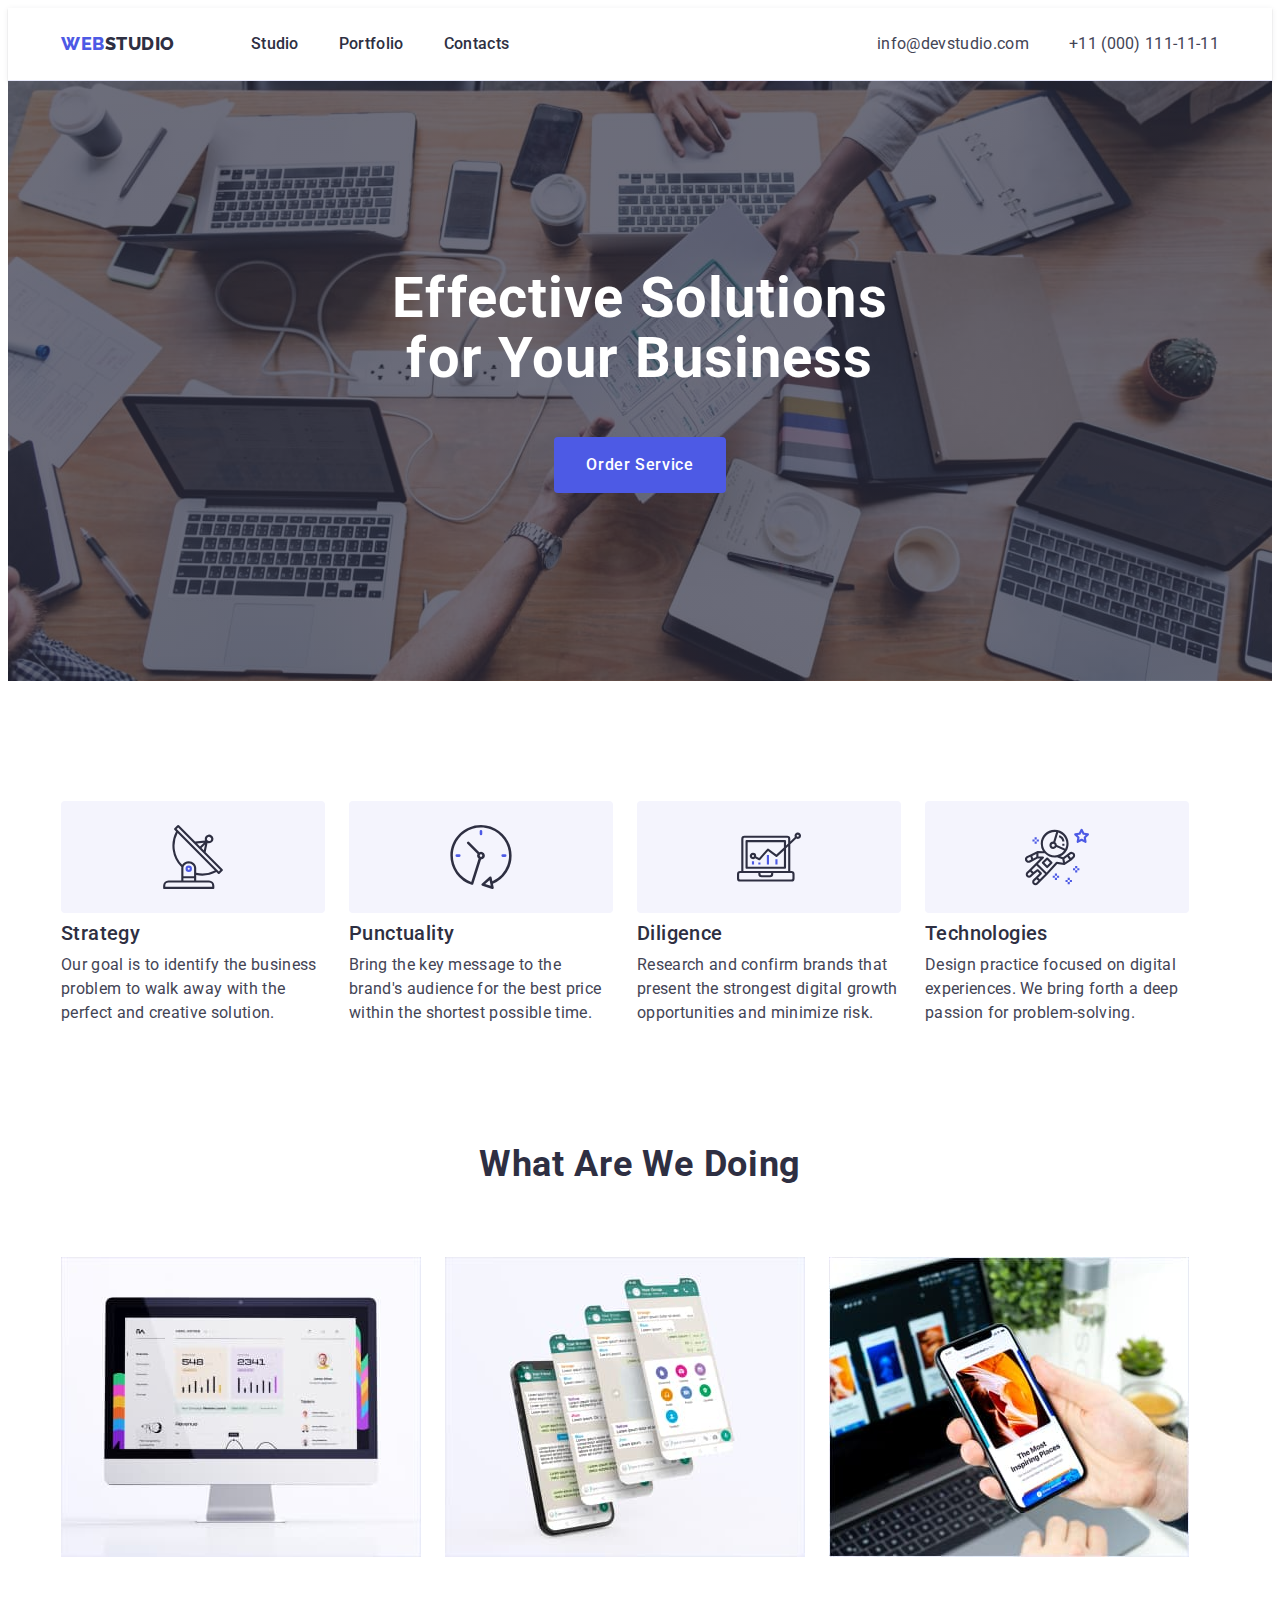
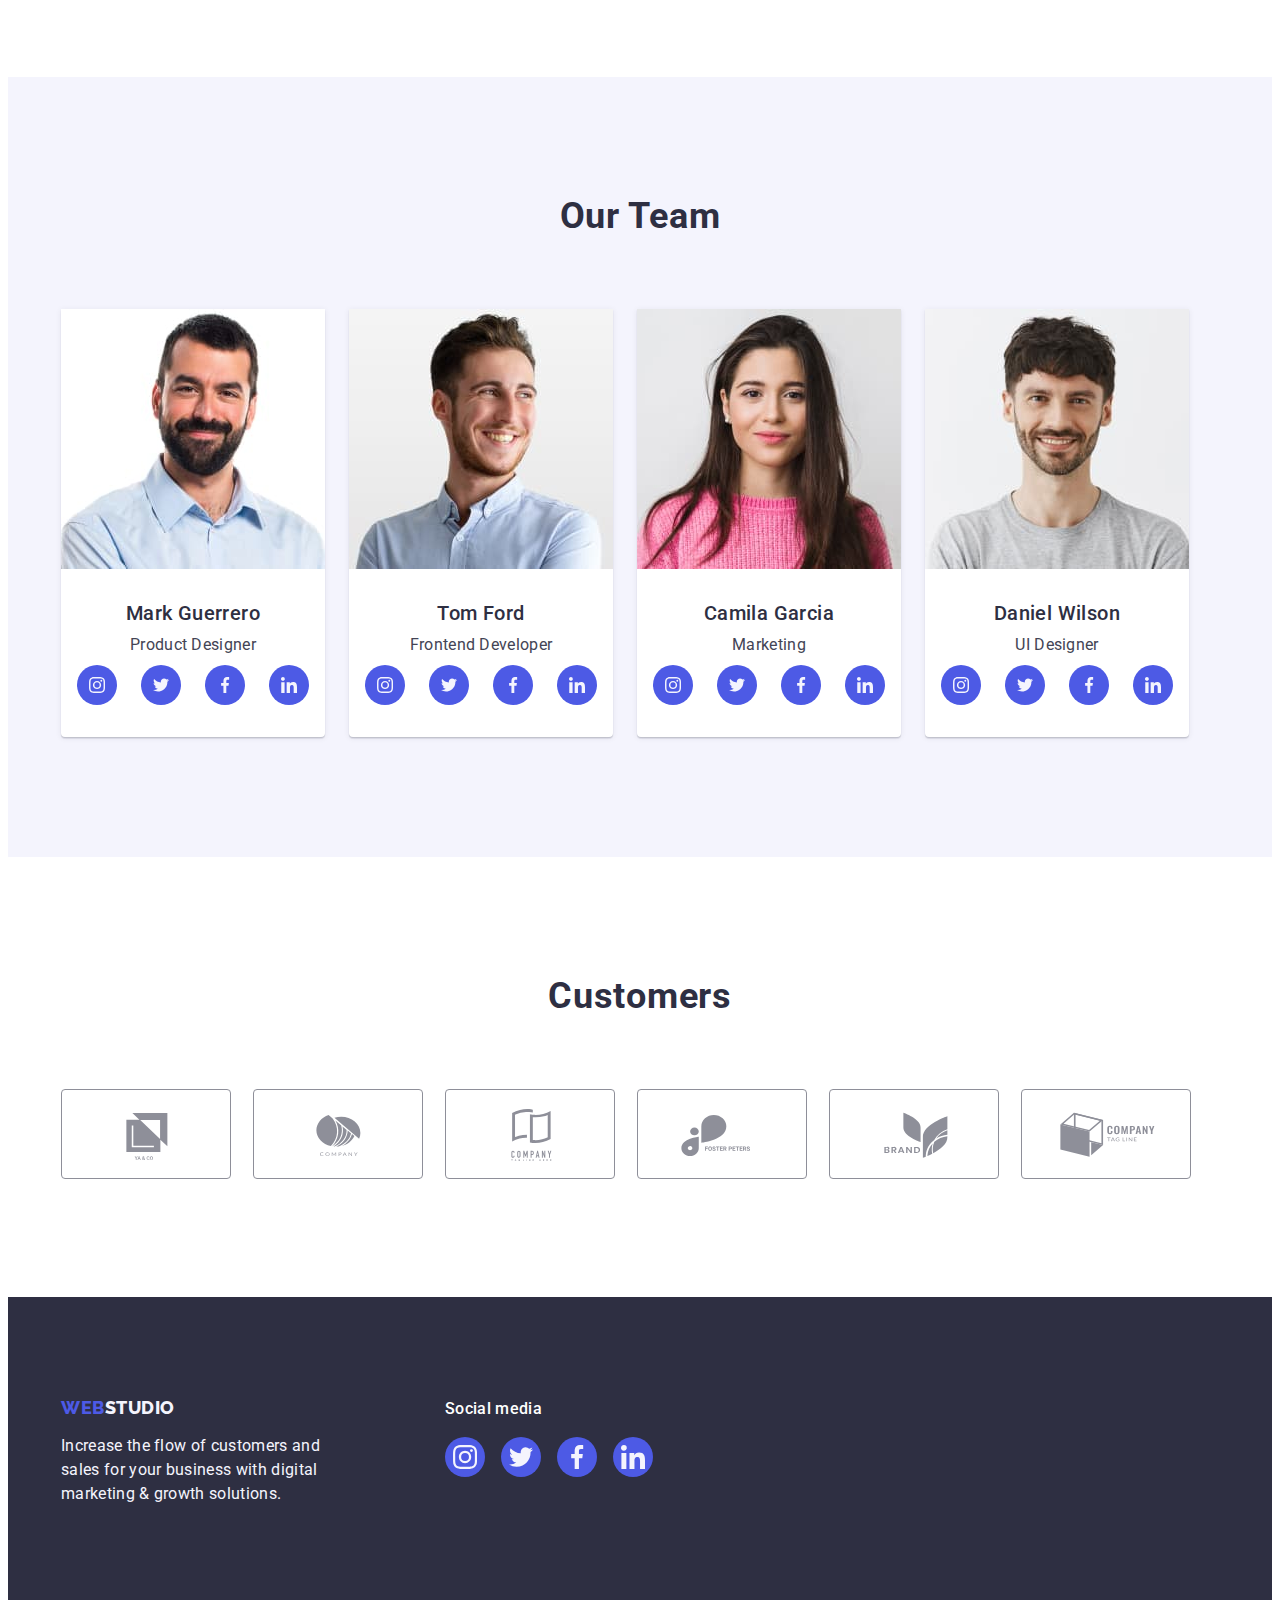
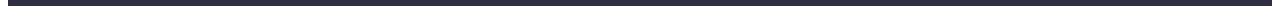
<file: index.html>
<!DOCTYPE html>
<html lang="en">
  <head>
    <meta charset="UTF-8" />
    <meta http-equiv="X-UA-Compatible" content="IE=edge" />
    <meta name="viewport" content="width=device-width, initial-scale=1.0" />
    <title>Document</title>
    <link rel="preconnect" href="https://fonts.googleapis.com" />
    <link rel="preconnect" href="https://fonts.gstatic.com" crossorigin />
    <link
      href="https://fonts.googleapis.com/css2?family=Montserrat:wght@400;700&family=Raleway:wght@800&family=Roboto:wght@400;500;700;900&display=swap"
      rel="stylesheet"
    />
    <link
      rel="stylesheet"
      href="https://cdnjs.cloudflare.com/ajax/libs/modern-normalize/1.1.0/modern-normalize.min.css"
      integrity="sha512-wpPYUAdjBVSE4KJnH1VR1HeZfpl1ub8YT/NKx4PuQ5NmX2tKuGu6U/JRp5y+Y8XG2tV+wKQpNHVUX03MfMFn9Q=="
      crossorigin="anonymous"
      referrerpolicy="no-referrer"
    />
    <link rel="stylesheet" href="./css/styles.css" />
  </head>
  <body>
    <header class="header">
      <div class="conteiner main-nav">
        <a class="logo link" href="./index.html">
          Web<span class="logo-two">Studio</span>
        </a>
        <nav class="site-nav">
          <ul class="list">
            <li class="item">
              <a class="nav link" href="./index.html">Studio</a>
            </li>
            <li class="item">
              <a class="nav link" href="./portfolio.html">Portfolio</a>
            </li>
            <li class="item"><a class="nav link" href="">Contacts</a></li>
          </ul>
        </nav>
        <address class="address">
          <ul class="list">
            <li class="item">
              <a class="address link" href="mailto:info@devstudio.com"
                >info@devstudio.com</a
              >
            </li>
            <li class="item">
              <a class="address link" href="tel:+110001111111"
                >+11 (000) 111-11-11</a
              >
            </li>
          </ul>
        </address>
      </div>
    </header>
    <main>
      <!-- hero page -->

      <section class="hero">
        <div class="conteiner">
          <h1 class="hero-title">Effective Solutions for Your Business</h1>
          <button type="button" class="button hero-btn">Order Service</button>
        </div>
      </section>

      <section class="section advantages">
        <div class="conteiner">
          <h2 class="section-title visually-hidden">advantages</h2>
          <ul class="list">
            <li class="item">
              <div class="icon-advantages">
                <svg width="64px" height="64px">
                  <use href="./images/icons.svg#icon-antenna"></use>
                </svg>
              </div>
              <h3 class="advantages-list-title">Strategy</h3>
              <p class="text">
                Our goal is to identify the business problem to walk away with
                the perfect and creative solution.
              </p>
            </li>
            <li class="item">
              <div class="icon-advantages">
                <svg width="64px" height="64px">
                  <use href="./images/icons.svg#icon-clock"></use>
                </svg>
              </div>
              <h3 class="advantages-list-title">Punctuality</h3>
              <p class="text">
                Bring the key message to the brand's audience for the best price
                within the shortest possible time.
              </p>
            </li>
            <li class="item">
              <div class="icon-advantages">
                <svg width="64px" height="64px">
                  <use href="./images/icons.svg#icon-diagram"></use>
                </svg>
              </div>
              <h3 class="advantages-list-title">Diligence</h3>
              <p class="text">
                Research and confirm brands that present the strongest digital
                growth opportunities and minimize risk.
              </p>
            </li>
            <li class="item">
              <div class="icon-advantages">
                <svg width="64px" height="64px">
                  <use href="./images/icons.svg#icon-astronaut"></use>
                </svg>
              </div>
              <h3 class="advantages-list-title">Technologies</h3>
              <p class="text">
                Design practice focused on digital experiences. We bring forth a
                deep passion for problem-solving.
              </p>
            </li>
          </ul>
        </div>
      </section>

      <section class="section work">
        <div class="conteiner">
          <h2 class="section-title">What Are We Doing</h2>
          <ul class="list">
            <li class="item">
              <img
                class="img"
                src="./images/img1.jpg"
                alt="properties 1"
                width="360"
              />
            </li>
            <li class="item">
              <img
                class="img"
                src="./images/img2.jpg"
                alt="properties 2"
                width="360"
              />
            </li>
            <li class="item">
              <img
                class="img"
                src="./images/img3.jpg"
                alt="properties 3"
                width="360"
              />
            </li>
          </ul>
        </div>
      </section>

      <section class="section team">
        <div class="conteiner">
          <h2 class="section-title">Our Team</h2>
          <ul class="team-list list">
            <li class="person">
              <img
                class="img"
                src="./images/photo1.jpg"
                alt="Photo Mark Guerrero"
                width="264"
              />
              <div class="card">
                <h3 class="name">Mark Guerrero</h3>
                <p class="text">Product Designer</p>
                <ul class="soc-list list">
                  <li class="soc-list-item">
                    <a href="" class="link">
                      <svg class="soc-list-icon" width="16px" height="16px">
                        <use
                          href="./images/icons.svg#icon-instagram"
                        ></use></svg
                    ></a>
                  </li>
                  <li class="soc-list-item">
                    <a href="" class="link">
                      <svg class="soc-list-icon" width="16px" height="16px">
                        <use href="./images/icons.svg#icon-twitter"></use></svg
                    ></a>
                  </li>
                  <li class="soc-list-item">
                    <a href="" class="link">
                      <svg class="soc-list-icon" width="16px" height="16px">
                        <use href="./images/icons.svg#icon-facebook"></use></svg
                    ></a>
                  </li>
                  <li class="soc-list-item">
                    <a href="" class="link">
                      <svg class="soc-list-icon" width="16px" height="16px">
                        <use href="./images/icons.svg#icon-linkedin"></use></svg
                    ></a>
                  </li>
                </ul>
              </div>
            </li>
            <li class="person">
              <img
                class="img"
                src="./images/photo2.jpg"
                alt="Photo Tom Ford"
                width="264"
              />
              <div class="card">
                <h3 class="name">Tom Ford</h3>
                <p class="text">Frontend Developer</p>
                <ul class="soc-list list">
                  <li class="soc-list-item">
                    <a href="" class="link">
                      <svg class="soc-list-icon" width="16px" height="16px">
                        <use
                          href="./images/icons.svg#icon-instagram"
                        ></use></svg
                    ></a>
                  </li>
                  <li class="soc-list-item">
                    <a href="" class="link">
                      <svg class="soc-list-icon" width="16px" height="16px">
                        <use href="./images/icons.svg#icon-twitter"></use></svg
                    ></a>
                  </li>
                  <li class="soc-list-item">
                    <a href="" class="link">
                      <svg class="soc-list-icon" width="16px" height="16px">
                        <use href="./images/icons.svg#icon-facebook"></use></svg
                    ></a>
                  </li>
                  <li class="soc-list-item">
                    <a href="" class="link">
                      <svg class="soc-list-icon" width="16px" height="16px">
                        <use href="./images/icons.svg#icon-linkedin"></use></svg
                    ></a>
                  </li>
                </ul>
              </div>
            </li>
            <li class="person">
              <img
                class="img"
                src="./images/photo3.jpg"
                alt="Photo Camila Garcia"
                width="264"
              />
              <div class="card">
                <h3 class="name">Camila Garcia</h3>
                <p class="text">Marketing</p>
                <ul class="soc-list list">
                  <li class="soc-list-item">
                    <a href="" class="link">
                      <svg class="soc-list-icon" width="16px" height="16px">
                        <use
                          href="./images/icons.svg#icon-instagram"
                        ></use></svg
                    ></a>
                  </li>
                  <li class="soc-list-item">
                    <a href="" class="link">
                      <svg class="soc-list-icon" width="16px" height="16px">
                        <use href="./images/icons.svg#icon-twitter"></use></svg
                    ></a>
                  </li>
                  <li class="soc-list-item">
                    <a href="" class="link">
                      <svg class="soc-list-icon" width="16px" height="16px">
                        <use href="./images/icons.svg#icon-facebook"></use></svg
                    ></a>
                  </li>
                  <li class="soc-list-item">
                    <a href="" class="link">
                      <svg class="soc-list-icon" width="16px" height="16px">
                        <use href="./images/icons.svg#icon-linkedin"></use></svg
                    ></a>
                  </li>
                </ul>
              </div>
            </li>
            <li class="person">
              <img
                class="img"
                src="./images/photo4.jpg"
                alt="Photo Daniel Wilson"
                width="264"
              />
              <div class="card">
                <h3 class="name">Daniel Wilson</h3>
                <p class="text">UI Designer</p>
                <ul class="soc-list list">
                  <li class="soc-list-item">
                    <a href="" class="link">
                      <svg class="soc-list-icon" width="16px" height="16px">
                        <use
                          href="./images/icons.svg#icon-instagram"
                        ></use></svg
                    ></a>
                  </li>
                  <li class="soc-list-item">
                    <a href="" class="link">
                      <svg class="soc-list-icon" width="16px" height="16px">
                        <use href="./images/icons.svg#icon-twitter"></use></svg
                    ></a>
                  </li>
                  <li class="soc-list-item">
                    <a href="" class="link">
                      <svg class="soc-list-icon" width="16px" height="16px">
                        <use href="./images/icons.svg#icon-facebook"></use></svg
                    ></a>
                  </li>
                  <li class="soc-list-item">
                    <a href="" class="link">
                      <svg class="soc-list-icon" width="16px" height="16px">
                        <use href="./images/icons.svg#icon-linkedin"></use></svg
                    ></a>
                  </li>
                </ul>
              </div>
            </li>
          </ul>
        </div>
      </section>

      <section class="section customers">
        <div class="conteiner">
          <h2 class="section-title">Customers</h2>
          <ul class="customers-list list">
            <li class="customers-list-item">
              <a href="" class="link">
                <svg class="customers-list-icon" width="104px" height="56px">
                  <use href="./images/icons.svg#icon-Logo-ya-co"></use></svg
              ></a>
            </li>
            <li class="customers-list-item">
              <a href="" class="link">
                <svg class="customers-list-icon" width="104px" height="56px">
                  <use href="./images/icons.svg#icon-Logo-company-2"></use></svg
              ></a>
            </li>
            <li class="customers-list-item">
              <a href="" class="link">
                <svg class="customers-list-icon" width="104px" height="56px">
                  <use href="./images/icons.svg#icon-Logo-company"></use></svg
              ></a>
            </li>
            <li class="customers-list-item">
              <a href="" class="link">
                <svg class="customers-list-icon" width="104px" height="56px">
                  <use
                    href="./images/icons.svg#icon-Logo-foster-peters"
                  ></use></svg
              ></a>
            </li>
            <li class="customers-list-item">
              <a href="" class="link">
                <svg class="customers-list-icon" width="104px" height="56px">
                  <use href="./images/icons.svg#icon-Logo-brand"></use></svg
              ></a>
            </li>
            <li class="customers-list-item">
              <a href="" class="link">
                <svg class="customers-list-icon" width="104px" height="56px">
                  <use
                    href="./images/icons.svg#icon-Logo-company-tagline"
                  ></use></svg
              ></a>
            </li>
          </ul>
        </div>
      </section>
    </main>

    <footer class="footer">
      <div class="conteiner footer-flex">
        <div>
          <a class="logo link" href="./index.html">
            Web<span class="logo-three">Studio</span>
          </a>
          <p class="footer-text">
            Increase the flow of customers and sales for your business with
            digital marketing & growth solutions.
          </p>
        </div>
        <div class="social-media">
          <p class="social-media-title">Social media</p>
          <ul class="soc-list list">
            <li class="soc-list-item">
              <a href="" class="link">
                <svg class="soc-list-icon" width="24px" height="24px">
                  <use href="./images/icons.svg#icon-instagram"></use></svg
              ></a>
            </li>
            <li class="soc-list-item">
              <a href="" class="link">
                <svg class="soc-list-icon" width="24px" height="24px">
                  <use href="./images/icons.svg#icon-twitter"></use></svg
              ></a>
            </li>
            <li class="soc-list-item">
              <a href="" class="link">
                <svg class="soc-list-icon" width="24px" height="24px">
                  <use href="./images/icons.svg#icon-facebook"></use></svg
              ></a>
            </li>
            <li class="soc-list-item">
              <a href="" class="link">
                <svg class="soc-list-icon" width="24px" height="24px">
                  <use href="./images/icons.svg#icon-linkedin"></use></svg
              ></a>
            </li>
          </ul>
        </div>
      </div>
    </footer>
  </body>
</html>
</file>
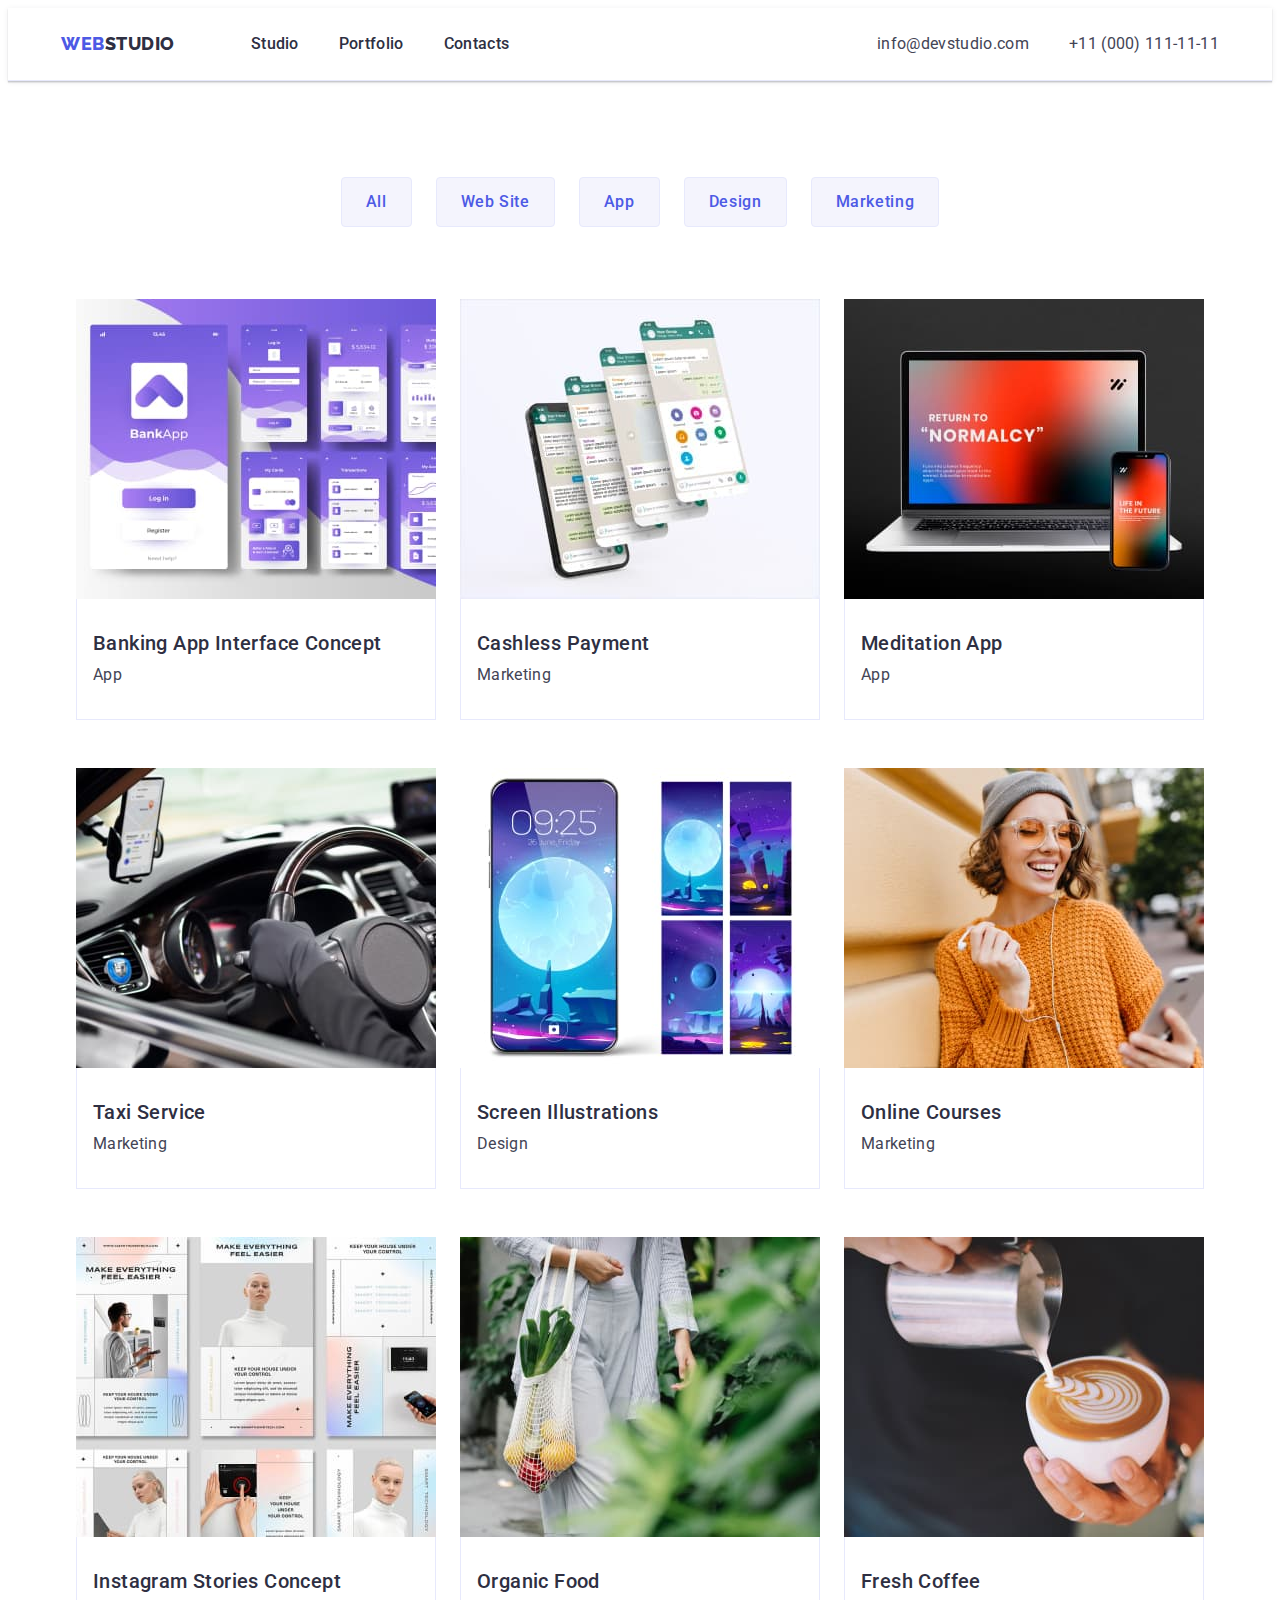
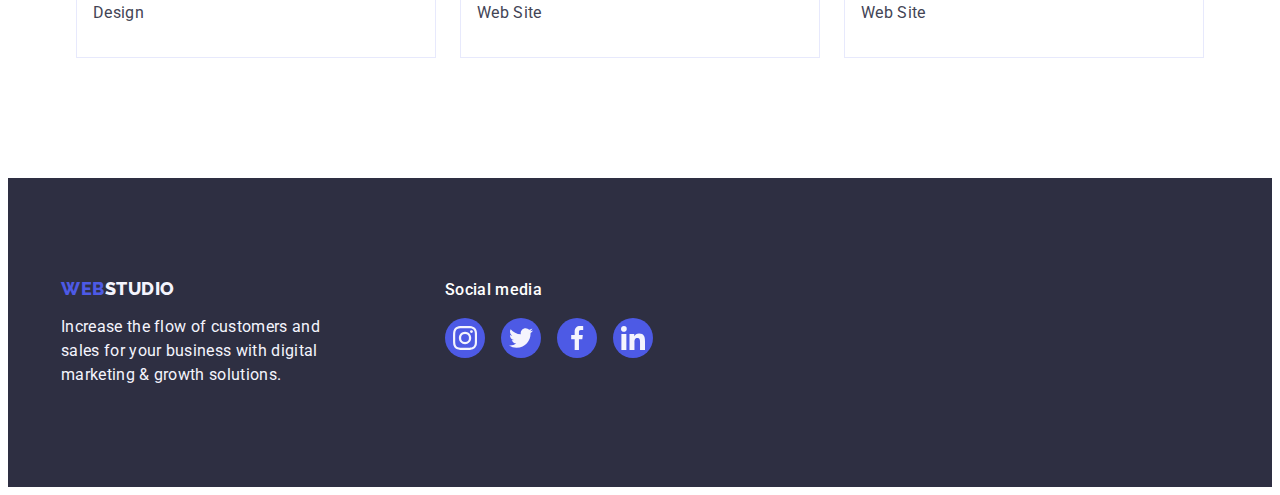
<file: portfolio.html>
<!DOCTYPE html>
<html lang="en">
  <head>
    <meta charset="UTF-8" />
    <meta http-equiv="X-UA-Compatible" content="IE=edge" />
    <meta name="viewport" content="width=device-width, initial-scale=1.0" />
    <title>Document</title>
    <link rel="preconnect" href="https://fonts.googleapis.com" />
    <link rel="preconnect" href="https://fonts.gstatic.com" crossorigin />
    <link
      href="https://fonts.googleapis.com/css2?family=Montserrat:wght@400;700&family=Raleway:wght@800&family=Roboto:wght@400;500;700;900&display=swap"
      rel="stylesheet"
    />
    <link
      rel="stylesheet"
      href="https://cdnjs.cloudflare.com/ajax/libs/modern-normalize/1.1.0/modern-normalize.min.css"
      integrity="sha512-wpPYUAdjBVSE4KJnH1VR1HeZfpl1ub8YT/NKx4PuQ5NmX2tKuGu6U/JRp5y+Y8XG2tV+wKQpNHVUX03MfMFn9Q=="
      crossorigin="anonymous"
      referrerpolicy="no-referrer"
    />
    <link rel="stylesheet" href="./css/styles.css" />
  </head>
  <body>
    <header class="header">
      <div class="conteiner main-nav">
        <a class="logo link" href="./index.html">
          Web<span class="logo-two">Studio</span>
        </a>
        <nav class="site-nav">
          <ul class="list">
            <li class="item">
              <a class="nav link" href="./index.html">Studio</a>
            </li>
            <li class="item">
              <a class="nav link" href="./portfolio.html">Portfolio</a>
            </li>
            <li class="item"><a class="nav link" href="">Contacts</a></li>
          </ul>
        </nav>
        <address class="address">
          <ul class="list">
            <li class="item">
              <a class="address link" href="mailto:info@devstudio.com"
                >info@devstudio.com</a
              >
            </li>
            <li class="item">
              <a class="address link" href="tel:+110001111111"
                >+11 (000) 111-11-11</a
              >
            </li>
          </ul>
        </address>
      </div>
    </header>
    <main>
      <section class="section projects">
        <div class="conteiner">
          <h1 class="visually-hidden">Projects</h1>
          <ul class="list list-button">
            <li class="item">
              <button class="button portfolio" type="button">All</button>
            </li>
            <li class="item">
              <button class="button portfolio" type="button">Web Site</button>
            </li>
            <li class="item">
              <button class="button portfolio" type="button">App</button>
            </li>
            <li class="item">
              <button class="button portfolio" type="button">Design</button>
            </li>
            <li class="item">
              <button class="button portfolio" type="button">Marketing</button>
            </li>
          </ul>
          <ul class="list list-card">
            <li class="item">
              <a class="link" href=" "
                ><img
                  class="img"
                  src="./images/work1.jpg"
                  width="360"
                  alt="banking app interface"
                />
                <div class="card">
                  <h2 class="list-title">Banking App Interface Concept</h2>
                  <p class="text">App</p>
                </div></a
              >
            </li>
            <li class="item">
              <a class="link" href=""
                ><img
                  class="img"
                  src="./images/work2.jpg"
                  width="360"
                  alt="QRcode scanning"
                />
                <div class="card">
                  <h2 class="list-title">Cashless Payment</h2>
                  <p class="text">Marketing</p>
                </div></a
              >
            </li>
            <li class="item">
              <a class="link" href=""
                ><img
                  class="img"
                  src="./images/work3.jpg"
                  width="360"
                  alt="Meditation App on laptop/tel display "
                />
                <div class="card">
                  <h2 class="list-title">Meditation App</h2>
                  <p class="text">App</p>
                </div></a
              >
            </li>
            <li class="item">
              <a class="link" href=""
                ><img
                  class="img"
                  src="./images/work4.jpg"
                  width="360"
                  alt="taxist drives a car"
                />
                <div class="card">
                  <h2 class="list-title">Taxi Service</h2>
                  <p class="text">Marketing</p>
                </div></a
              >
            </li>
            <li class="item">
              <a class="link" href="">
                <img
                  class="img"
                  src="./images/work5.jpg"
                  width="360"
                  alt=" four screen illustrations, illustration on tel"
                />
                <div class="card">
                  <h2 class="list-title">Screen Illustrations</h2>
                  <p class="text">Design</p>
                </div>
              </a>
            </li>
            <li class="item">
              <a class="link" href=""
                ><img
                  class="img"
                  src="./images/work6.jpg"
                  width="360"
                  alt="girl with a phone "
                />
                <div class="card">
                  <h2 class="list-title">Online Courses</h2>
                  <p class="text">Marketing</p>
                </div></a
              >
            </li>
            <li class="item">
              <a class="link" href=""
                ><img
                  class="img"
                  src="./images/work7.jpg"
                  width="360"
                  alt="cards stories"
                />
                <div class="card">
                  <h2 class="list-title">Instagram Stories Concept</h2>
                  <p class="text">Design</p>
                </div></a
              >
            </li>
            <li class="item">
              <a class="link" href=" "
                ><img
                  class="img"
                  src="./images/work8.jpg"
                  width="360"
                  alt="women with bag of groceries"
                />
                <div class="card">
                  <h2 class="list-title">Organic Food</h2>
                  <p class="text">Web Site</p>
                </div></a
              >
            </li>
            <li class="item">
              <a class="link" href=""
                ><img
                  class="img"
                  src="./images/work9.jpg"
                  width="360"
                  alt="man makes coffee"
                />
                <div class="card">
                  <h2 class="list-title">Fresh Coffee</h2>
                  <p class="text">Web Site</p>
                </div></a
              >
            </li>
          </ul>
        </div>
      </section>
    </main>
    <footer class="footer">
      <div class="conteiner footer-flex">
        <div>
          <a class="logo link" href="./index.html">
            Web<span class="logo-three">Studio</span>
          </a>
          <p class="footer-text">
            Increase the flow of customers and sales for your business with
            digital marketing & growth solutions.
          </p>
        </div>
        <div class="social-media">
          <p class="social-media-title">Social media</p>
          <ul class="soc-list list">
            <li class="soc-list-item">
              <a href="" class="link">
                <svg class="soc-list-icon" width="24px" height="24px">
                  <use href="./images/icons.svg#icon-instagram"></use></svg
              ></a>
            </li>
            <li class="soc-list-item">
              <a href="" class="link">
                <svg class="soc-list-icon" width="24px" height="24px">
                  <use href="./images/icons.svg#icon-twitter"></use></svg
              ></a>
            </li>
            <li class="soc-list-item">
              <a href="" class="link">
                <svg class="soc-list-icon" width="24px" height="24px">
                  <use href="./images/icons.svg#icon-facebook"></use></svg
              ></a>
            </li>
            <li class="soc-list-item">
              <a href="" class="link">
                <svg class="soc-list-icon" width="24px" height="24px">
                  <use href="./images/icons.svg#icon-linkedin"></use></svg
              ></a>
            </li>
          </ul>
        </div>
      </div>
    </footer>
  </body>
</html>
</file>
<file: css/styles.css>
/* Palitra */
/* цвет осн текста #434455 */
/* цвет заголовка #2E2F42  */
/* белый цвет #fff */
/* цвет фон #E7E9FC */
/* цвет фона футер #2E2F42 */
/* цвет фона вторичный #F4F4FD */
/* цвет фона #FFFFFF */
/* цвет ховер фокус #404BBF */
/* цвет текста footer #F4F4FD*/
/* цвет logo-one #4D5AE5 */
/* цвет logo-two #2E2F42 */
/* цвет logo-three #F4F4FD */


:root {
    --primary-text-color:#434455;
    --title-color:#2E2F42;
    --primary-bcg-color:#FFFFFF;
    --footer-bcg-color:#2E2F42;
}
.section{
    padding-top: 120px;
    padding-bottom: 120px;
}

.conteiner {
width: 1158px;

padding-left: 15px;
padding-right: 15px;
margin-left: auto;
margin-right: auto;
/* border: 1px solid red; */
}

p, h1, h2, h3, h4, h5, h6 {
    margin: 0;
}

ul {
    margin:0;
    padding-left: 0;
}

.img{
    display: block;
}

body {
    background-color: #FFFFFF ;
    color: var(--primary-text-color);

    font-family: Roboto, sans-serif;
    letter-spacing: 0.02em;
    font-size: 16px;
    line-height: 1.5;

}

/* Button */

.button{
    font-family: 'Roboto', sans-serif;
    font-weight: 500;
    font-size: 16px;
    line-height: 1.5;
    letter-spacing: 0.04em;
    cursor: pointer;
}

.link {
    text-decoration: none;
}

.list {
    list-style: none;
}

.visually-hidden {
    position: absolute;
    width: 1px;
    height: 1px;
    margin: -1px;
    border: 0;
    padding: 0;

    white-space: nowrap;
    clip-path: inset(100%);
    clip: rect(0 0 0 0);
    overflow: hidden;
}


/* title */

.section-title {
    margin-bottom: 72px;

    color: var(--title-color);

    font-weight: 700;
    font-size: 36px;
    line-height: 1.11;
    text-align: center;
    letter-spacing: 0.02em;
    }
    


/* logo */

.logo{
    color: #4D5AE5;

    font-family: Raleway, sans-serif;
    font-weight: 800;
    font-size: 18px;
    line-height: 1.17;
    letter-spacing: 0.03em;
    text-transform: uppercase;
    }

.logo-two {
    color: #2E2F42;
}
.logo-three {
    color: #F4F4FD;
}

/* Header */

.main-nav{
    display:flex;
    align-items:center;
}
.header{
    border-bottom: 1px solid #E7E9FC;
    box-shadow: 0px 2px 1px rgba(46, 47, 66, 0.08), 
    0px 1px 1px rgba(46, 47, 66, 0.16), 
    0px 1px 6px rgba(46, 47, 66, 0.08);
}
.main-nav .logo{
    margin-right: 76px;
}

.site-nav .list,
.address .list{
    display: flex;
}

.site-nav .item:not(:last-child),
.address .item:not(:last-child) {
    margin-right: 40px;
}
.nav.link {
    display: block;
    padding-top: 24px;
    padding-bottom: 24px;
    color: #2E2F42 ;

    font-weight: 500;
    font-size: 16px;
    line-height: 1.5;
      
}

.address {
    font-style: normal;
    margin-left: auto;
}

.address .link {
    color: #434455;
    padding-top: 24px;
    padding-bottom: 24px;

    font-weight: 400;
    font-size: 16px;
    line-height: 1.5;
}
    
.nav.link:hover,
.nav.link:focus,
.address.link:hover,
.address.link:focus {
    color: #404BBF;
}
.nav.link:active{
    color: #404BBF;
}


/* footer */

.footer-flex{
    display: flex;
    gap: 120px;
    justify-content: flex-start;
}
.footer {
    padding-top: 100px;
    padding-bottom: 100px;
    background-color: var(--footer-bcg-color);
}

.footer-text {
    width: 264px;
    color: #F4F4FD;
}



.footer .logo{
    display: inline-block;
    margin-bottom: 16px;
}

.social-media-title{
    font-weight: 500;
    color: #FFFFFF;
    margin-bottom: 16px;
}

.social-media .soc-list {
    display: flex;
    gap: 16px;
}

.social-media .soc-list-item .link:hover,
.social-media .soc-list-item .link:focus {
    background-color: #31D0AA;
}


/* Studio */

/* Hero */

.hero{
    padding: 188px 0;
    background-image:linear-gradient(rgba(46, 47, 66, 0.7), 
    rgba(46, 47, 66, 0.7) ), 
    url(../images/hero-bcg.jpg);
    background-repeat: no-repeat;
    background-position: center;
    background-size: cover;
    max-width: 1440px;
    margin-left: auto;
    margin-right: auto;
    text-align: center;
}



.hero-title{
    max-width: 496px;
    margin: 0 auto;
    margin-bottom: 48px;

    color: #FFFFFF;

    font-weight: 700;
    font-size: 56px;
    line-height: 1.07;
    text-align: center;
    letter-spacing: 0.02em
    }


.hero-btn{
    padding: 16px 32px;
    border: none;
    border-radius: 4px;

    background-color:#4D5AE5 ;
    color:#FFFFFF ;
}
.hero-btn:hover,
.hero-btn:focus{
    background-color: #404BBF;
}


/* advantages */

.advantages{
    padding-bottom: 0;
}

.advantages .list {
    display: flex;
    font-weight: wrap;
}

.advantages .item {
    width: 264px;
}
.advantages .item:not(:last-child){
    margin-right: 24px;
}


.advantages-list-title{
    margin-bottom: 8px;

    color: var(--title-color);
    font-weight: 500;
    font-size: 20px;
    line-height: 1.2;
    letter-spacing: 0.02em    
}

.icon-advantages{
    display: flex;
    align-items: center;
    justify-content: center;
    width: 264px;
    height: 112px;
    background: #F4F4FD;
    border-radius: 4px;
    margin-bottom: 8px;
}
/* work */



.work .list{
    display: flex;
}

.work .item:not(:last-child){
    margin-right: 24px;
}




/* team */

.team {
    background-color: #F4F4FD;
}

.team-list{
    display: flex;
}

.team-list .soc-list{
    display: flex;
    gap: 24px;
}

.soc-list-item{
    width: 40px;
    height: 40px;

    
}
.soc-list-item .link{
    display: flex;
    justify-content: center;
    align-items: center;

    width: 100%;
    height: 100%;
    border-radius: 50%;
    background-color: #4D5AE5;

}

.soc-list-icon{
    fill: #F4F4FD;
}

.team-list .soc-list-item .link:hover,
.team-list .soc-list-item .link:focus{
    background-color: #404BBF;
}



.person{
    width: 264px;
    background-color: #FFFFFF;
    box-shadow: 0px 1px 6px rgba(46, 47, 66, 0.08), 0px 1px 1px rgba(46, 47, 66, 0.16), 0px 2px 1px rgba(46, 47, 66, 0.08);
    border-radius: 0px 0px 4px 4px;
}
.person:not(:last-child){
    margin-right: 24px;
}
.person .text{
    margin-bottom: 8px;
}


.team .card{
    padding: 32px 16px;
    text-align: center;
}

.name{
    margin-bottom: 8px;

    color:var(--title-color);

    font-weight: 500;
    font-size: 20px;
    line-height: 1.2;
    letter-spacing: 0.02em
}

/* CUSTOMERS */

.customers-list{
    display: flex;
    gap: 24px;
}

.customers-list-item {
    width: 168px;
    height: 88px;
}

.customers-list-item .link {
    display: flex;
    justify-content: center;
    align-items: center;

    width: 100%;
    height: 100%;
    border: 1px solid #8E8F99;
    border-radius: 4px;

}

.customers-list-icon {
    fill:#8E8F99;
}
.customers-list-item .link:hover,
.customers-list-item .link:focus{
    border: 1px solid #404BBF;
        border-radius: 4px;
}



.customers-list-item .link:hover .customers-list-icon,
.customers-list-item .link:focus .customers-list-icon{
    fill: #404BBF;
}

/* Portfolio */



.projects{
    padding-top: 96px;

}
.projects .list-button,
.projects .list-card{
    display: flex;
    justify-content: center;
    }

.list-button{
    margin-bottom: 72px;
}

.button.portfolio {
    padding: 12px 24px;
    border: 1px solid #E7E9FC;
    border-radius: 4px;

    color: #4D5AE5;
    background-color: #F4F4FD;
    
}

.button.portfolio:hover,
.button.portfolio:focus {
    color: #fff;
    border: 1px solid #404BBF;
    background-color: #404BBF;
    box-shadow: 0px 3px 1px rgba(0, 0, 0, 0.1),
        0px 2px 1px rgba(0, 0, 0, 0.08),
        0px 2px 2px rgba(0, 0, 0, 0.12);
}

.list-button .item:not(:last-child){
    margin-right: 24px;
}

.list-card{
    flex-wrap: wrap;
}

.list-card .item{
    margin-right: 24px;
    margin-bottom: 48px;
}
.list-card .item:nth-child(3n){
    margin-right: 0px;
}
.list-card .item:nth-last-child(-n+3){
    margin-bottom: 0;
}


.list-card .card {    
    border-left: 1px solid #E7E9FC;
    border-bottom: 1px solid #E7E9FC;
    border-right: 1px solid #E7E9FC;
    padding-top:32px;
    padding-bottom: 32px;
    padding-left: 16px;
    padding-right: 16px;
}


.list-title{
    margin-bottom: 8px;
    color: var(--title-color);
    font-weight: 500;
    font-size: 20px;
    line-height: 1.2;
    letter-spacing: 0.02em;
}

.link .text{
    color: #434455;
}

.list-card .item:hover ,
.list-card .item:focus{
    box-shadow: 0px 1px 6px rgba(46, 47, 66, 0.08), 
    0px 1px 1px rgba(46, 47, 66, 0.16), 
    0px 2px 1px rgba(46, 47, 66, 0.08);
}
</file>
